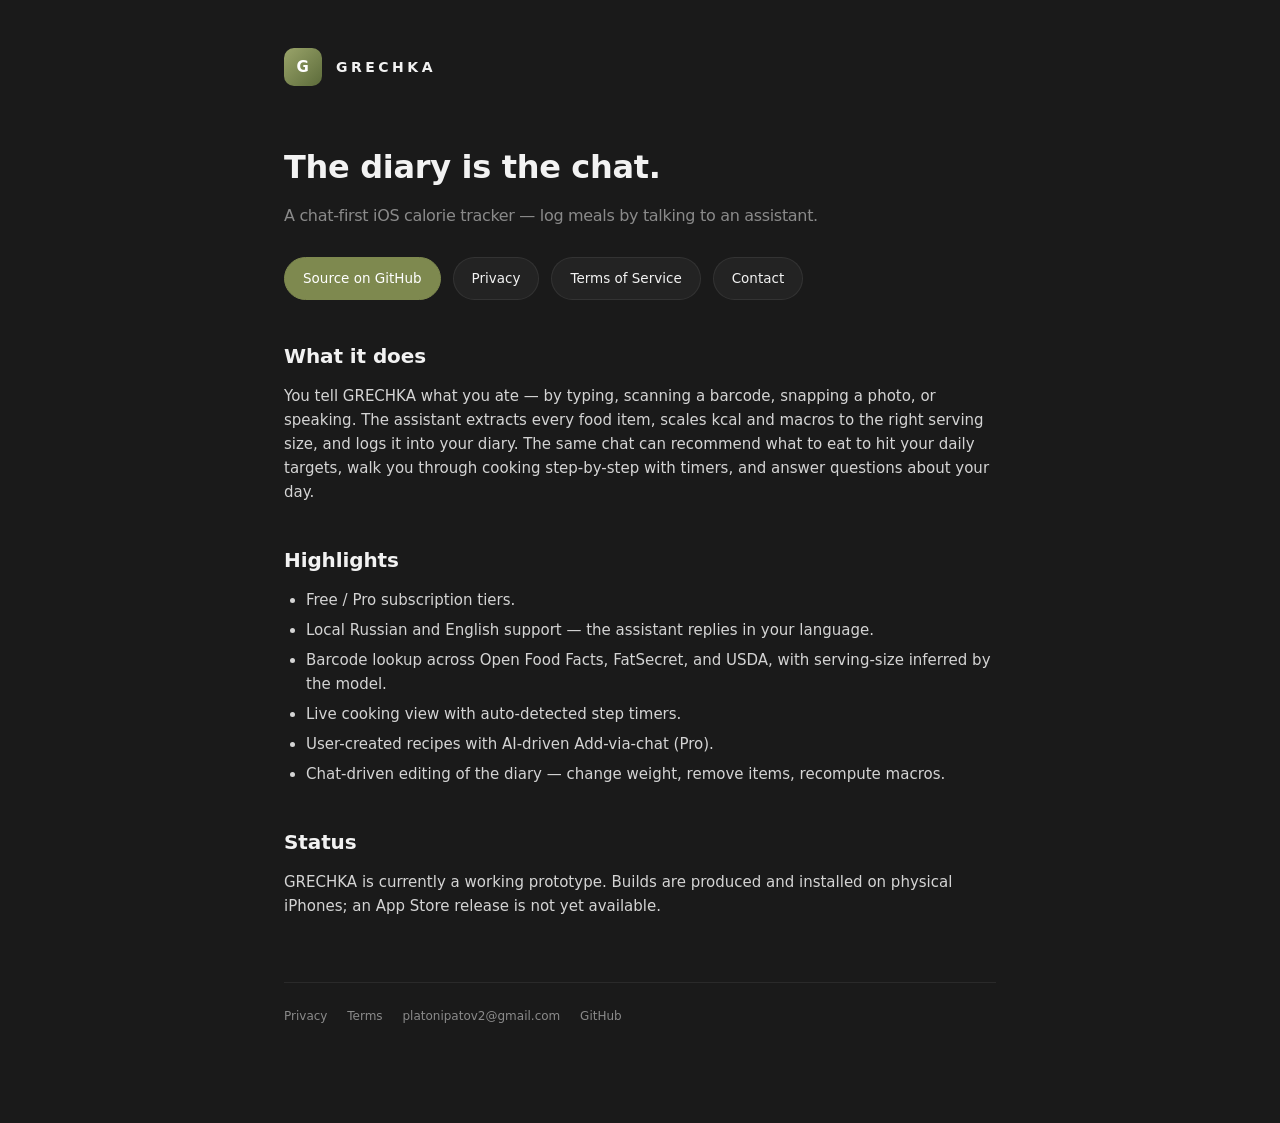
<file: docs/index.html>
<!doctype html>
<html lang="en">
<head>
  <meta charset="utf-8" />
  <meta name="viewport" content="width=device-width, initial-scale=1" />
  <title>GRECHKA — chat-first calorie tracker</title>
  <meta name="description" content="GRECHKA is a chat-first iOS calorie tracker. Log meals by talking to an assistant — supplemented by camera scan, voice, search, and recipes." />
  <link rel="stylesheet" href="style.css" />
</head>
<body>
  <div class="wrap">
    <header class="brand">
      <span class="mark">G</span>
      <span class="wordmark">GRECHKA</span>
    </header>

    <h1>
      The diary is the chat.
      <span class="tagline">A chat-first iOS calorie tracker — log meals by talking to an assistant.</span>
    </h1>

    <div class="cta-row">
      <a class="cta primary" href="https://github.com/pltkip/grechka">Source on GitHub</a>
      <a class="cta" href="privacy.html">Privacy</a>
      <a class="cta" href="terms.html">Terms of Service</a>
      <a class="cta" href="mailto:platonipatov2@gmail.com">Contact</a>
    </div>

    <h2>What it does</h2>
    <p>You tell GRECHKA what you ate — by typing, scanning a barcode, snapping a photo, or speaking. The assistant extracts every food item, scales kcal and macros to the right serving size, and logs it into your diary. The same chat can recommend what to eat to hit your daily targets, walk you through cooking step-by-step with timers, and answer questions about your day.</p>

    <h2>Highlights</h2>
    <ul>
      <li>Free / Pro subscription tiers.</li>
      <li>Local Russian and English support — the assistant replies in your language.</li>
      <li>Barcode lookup across Open Food Facts, FatSecret, and USDA, with serving-size inferred by the model.</li>
      <li>Live cooking view with auto-detected step timers.</li>
      <li>User-created recipes with AI-driven Add-via-chat (Pro).</li>
      <li>Chat-driven editing of the diary — change weight, remove items, recompute macros.</li>
    </ul>

    <h2>Status</h2>
    <p>GRECHKA is currently a working prototype. Builds are produced and installed on physical iPhones; an App Store release is not yet available.</p>

    <footer>
      <a href="privacy.html">Privacy</a>
      <a href="terms.html">Terms</a>
      <a href="mailto:platonipatov2@gmail.com">platonipatov2@gmail.com</a>
      <a href="https://github.com/pltkip/grechka">GitHub</a>
    </footer>
  </div>
</body>
</html>
</file>
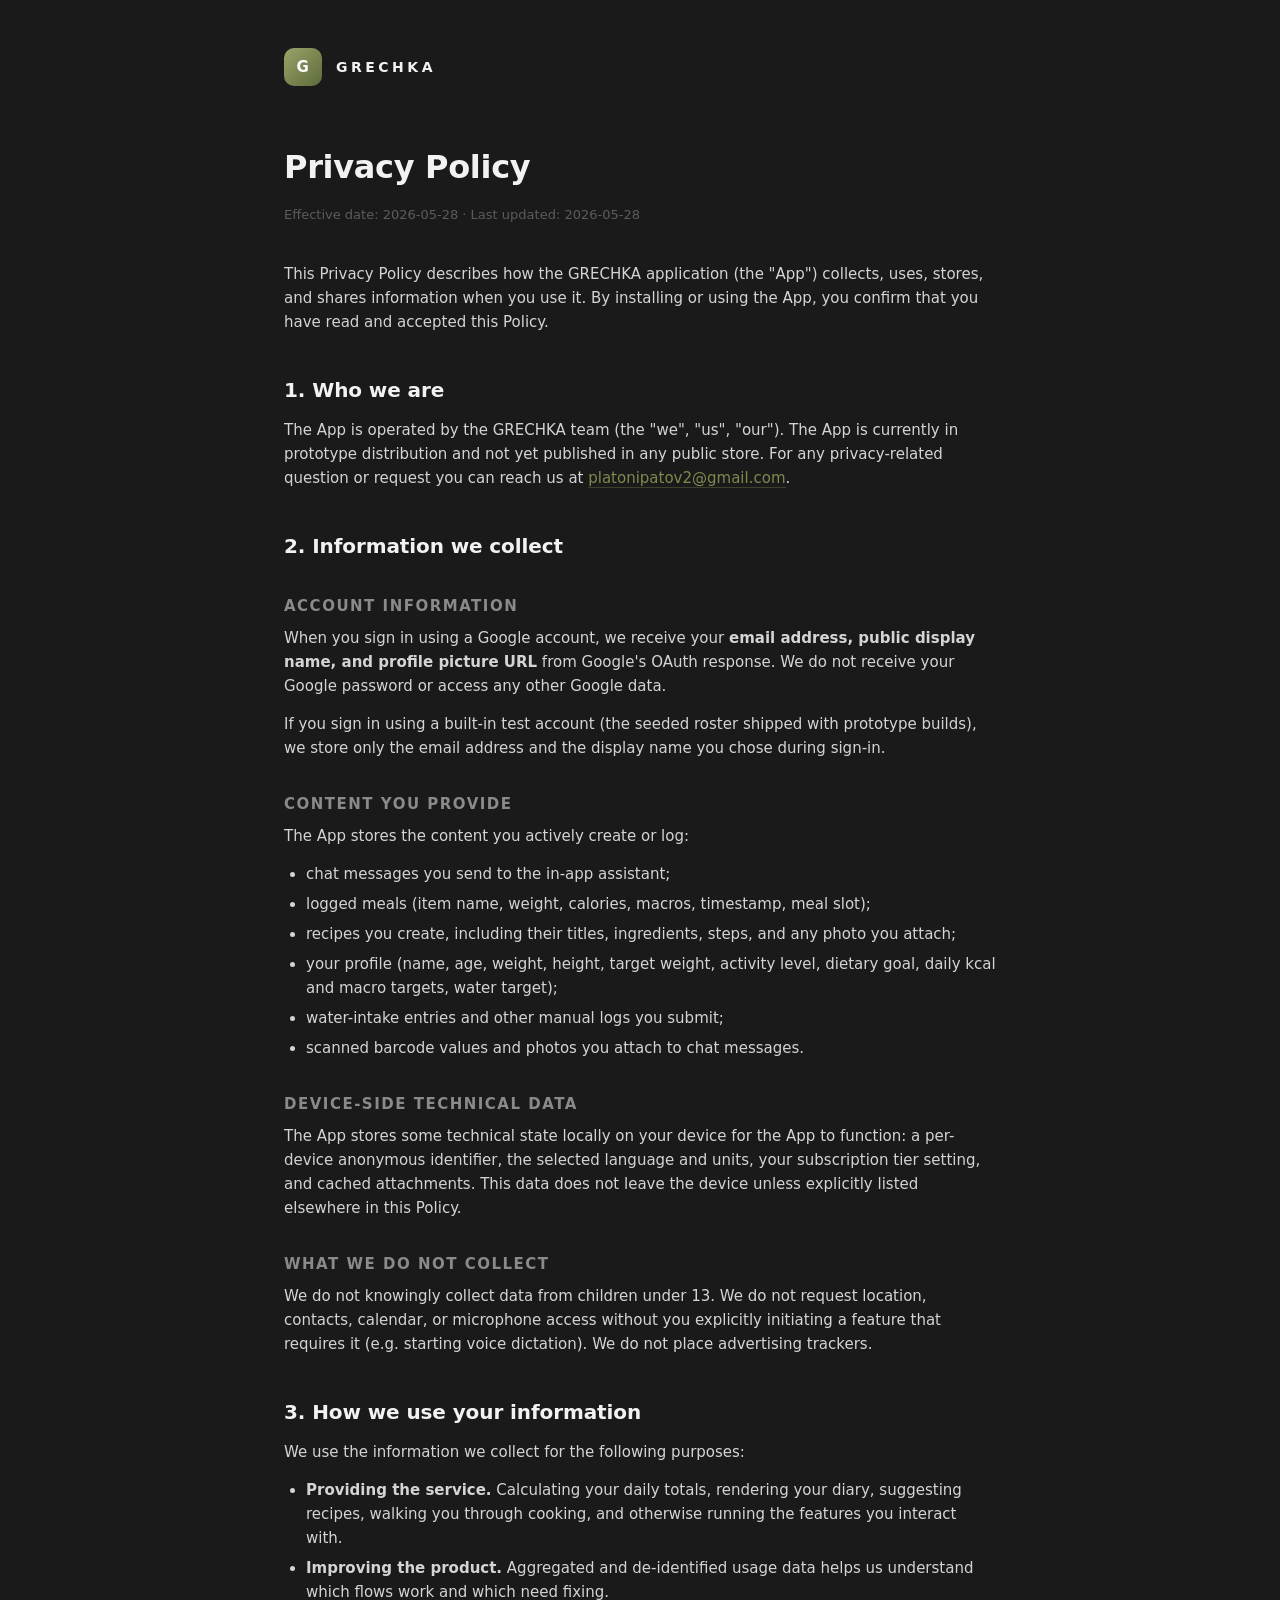
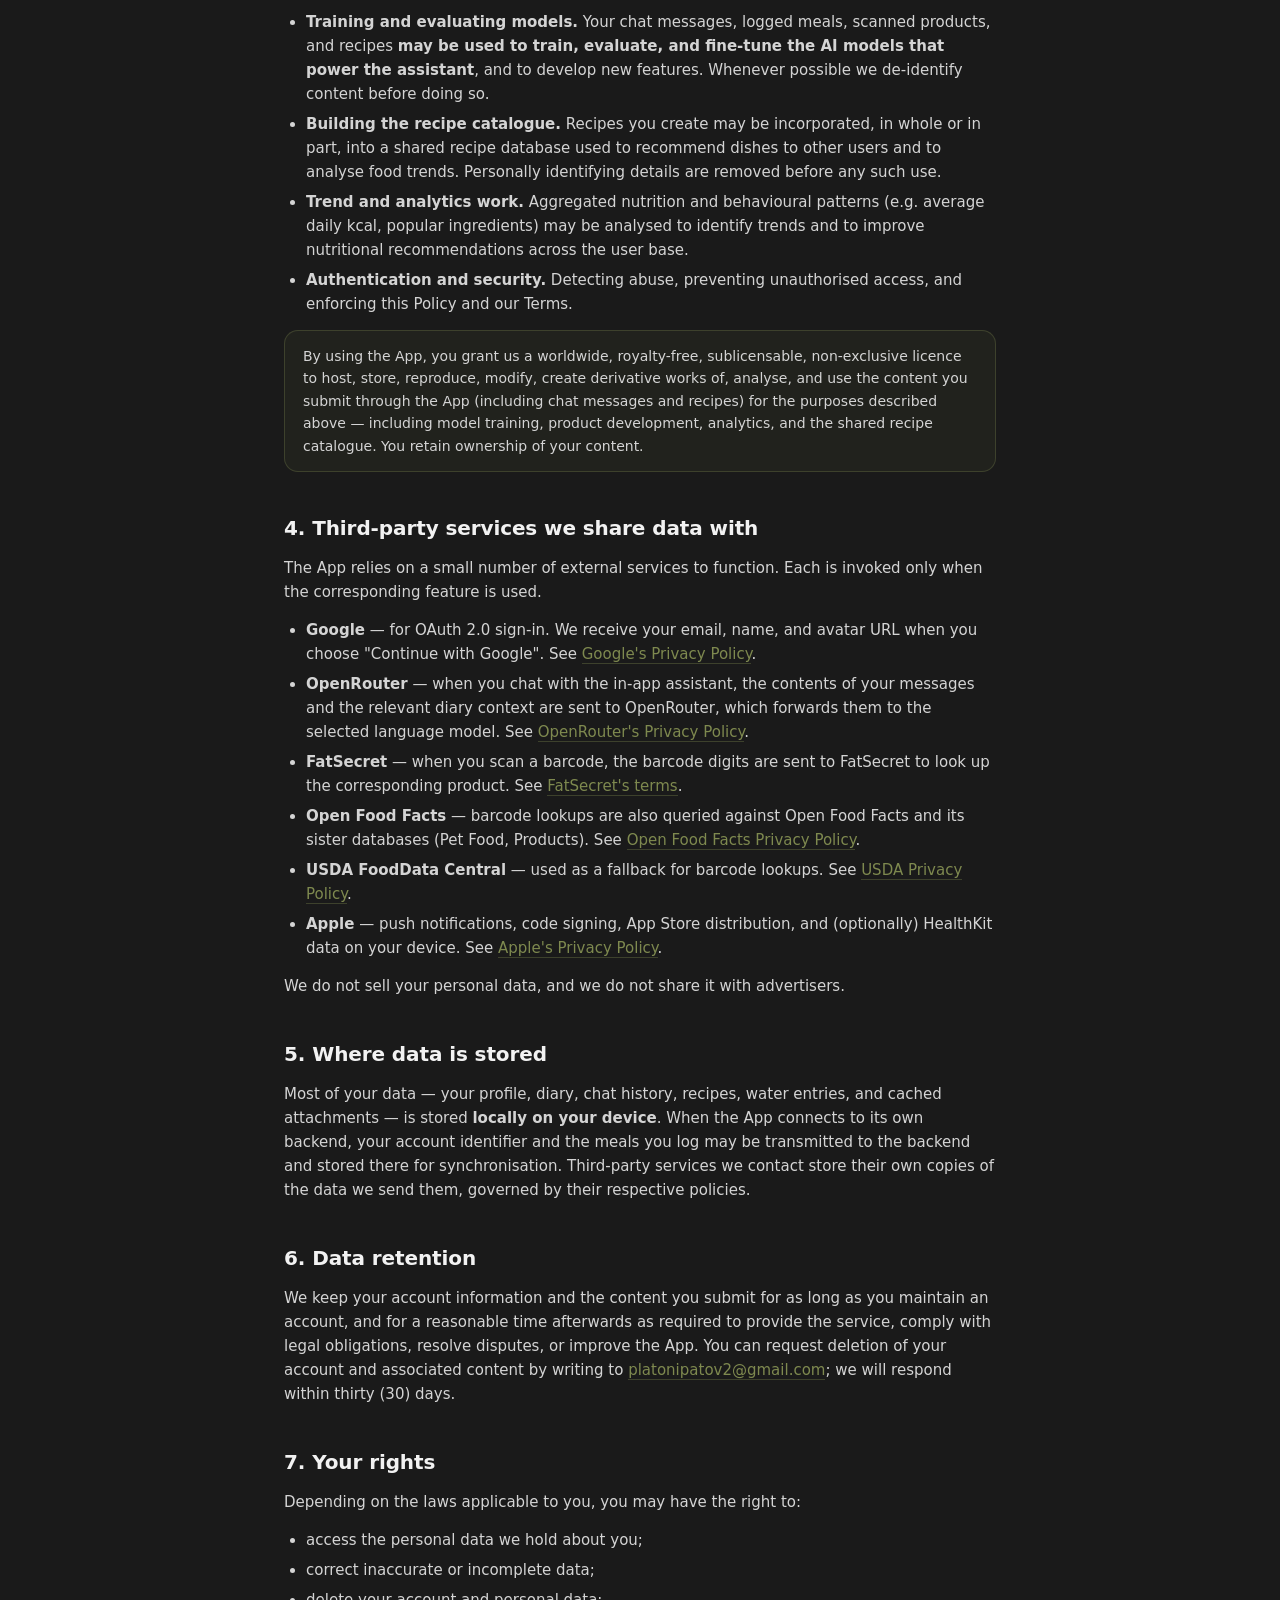
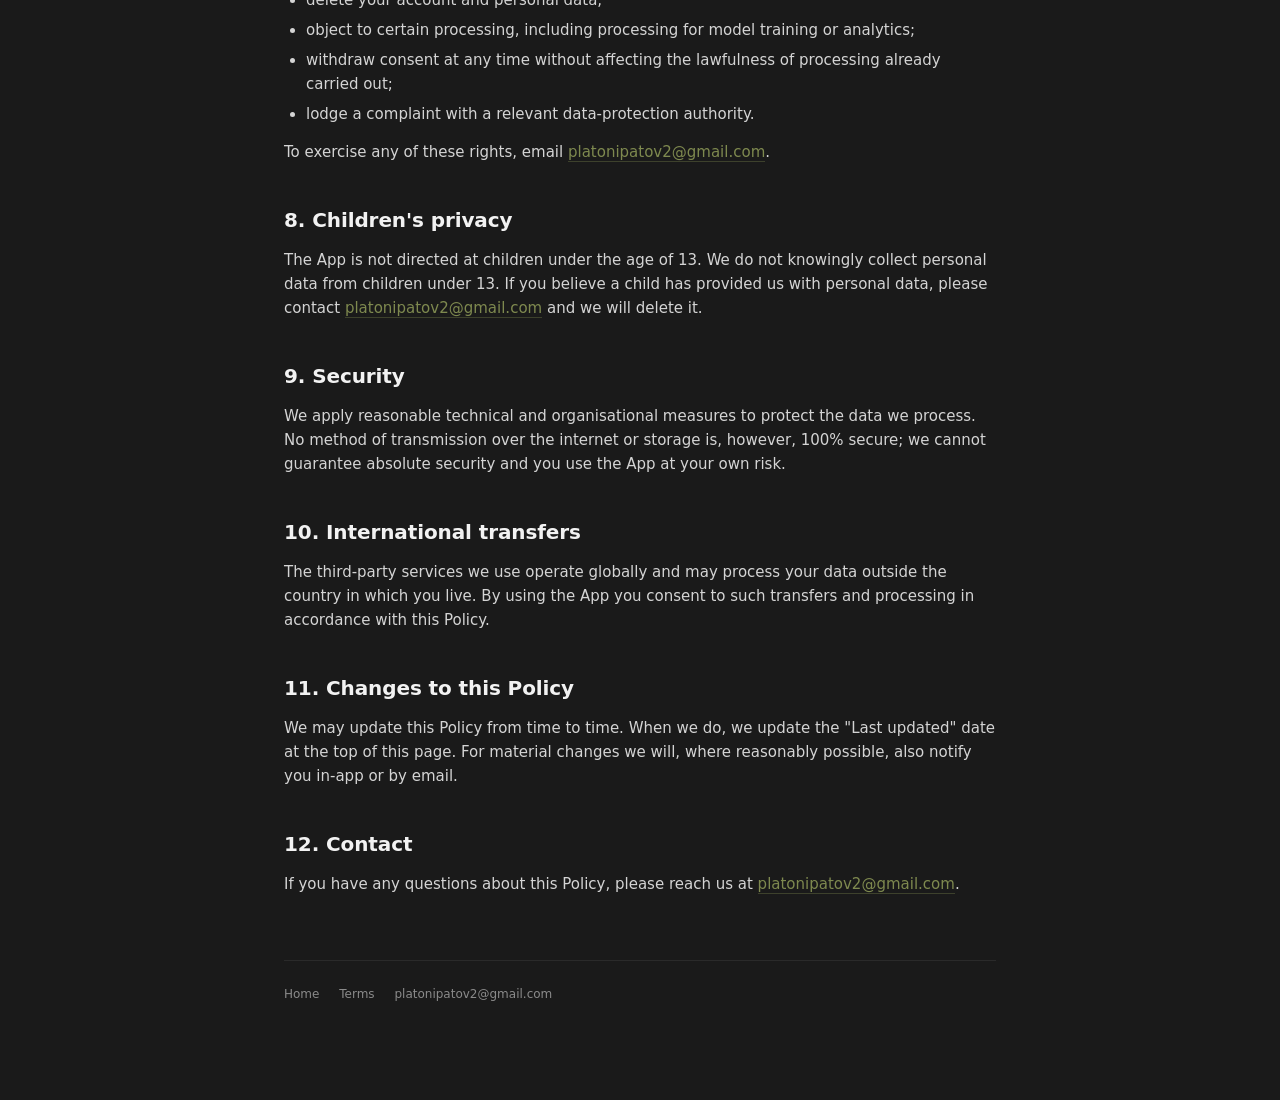
<file: docs/privacy.html>
<!doctype html>
<html lang="en">
<head>
  <meta charset="utf-8" />
  <meta name="viewport" content="width=device-width, initial-scale=1" />
  <title>Privacy Policy · GRECHKA</title>
  <link rel="stylesheet" href="style.css" />
</head>
<body>
  <div class="wrap">
    <header class="brand">
      <a href="index.html" style="display:flex;align-items:center;gap:14px;border:none;">
        <span class="mark">G</span>
        <span class="wordmark">GRECHKA</span>
      </a>
    </header>

    <h1>Privacy Policy</h1>
    <p class="meta">Effective date: 2026-05-28 · Last updated: 2026-05-28</p>

    <p>This Privacy Policy describes how the GRECHKA application (the "App") collects, uses, stores, and shares information when you use it. By installing or using the App, you confirm that you have read and accepted this Policy.</p>

    <h2>1. Who we are</h2>
    <p>The App is operated by the GRECHKA team (the "we", "us", "our"). The App is currently in prototype distribution and not yet published in any public store. For any privacy-related question or request you can reach us at <a href="mailto:platonipatov2@gmail.com">platonipatov2@gmail.com</a>.</p>

    <h2>2. Information we collect</h2>

    <h3>Account information</h3>
    <p>When you sign in using a Google account, we receive your <strong>email address, public display name, and profile picture URL</strong> from Google's OAuth response. We do not receive your Google password or access any other Google data.</p>
    <p>If you sign in using a built-in test account (the seeded roster shipped with prototype builds), we store only the email address and the display name you chose during sign-in.</p>

    <h3>Content you provide</h3>
    <p>The App stores the content you actively create or log:</p>
    <ul>
      <li>chat messages you send to the in-app assistant;</li>
      <li>logged meals (item name, weight, calories, macros, timestamp, meal slot);</li>
      <li>recipes you create, including their titles, ingredients, steps, and any photo you attach;</li>
      <li>your profile (name, age, weight, height, target weight, activity level, dietary goal, daily kcal and macro targets, water target);</li>
      <li>water-intake entries and other manual logs you submit;</li>
      <li>scanned barcode values and photos you attach to chat messages.</li>
    </ul>

    <h3>Device-side technical data</h3>
    <p>The App stores some technical state locally on your device for the App to function: a per-device anonymous identifier, the selected language and units, your subscription tier setting, and cached attachments. This data does not leave the device unless explicitly listed elsewhere in this Policy.</p>

    <h3>What we do not collect</h3>
    <p>We do not knowingly collect data from children under 13. We do not request location, contacts, calendar, or microphone access without you explicitly initiating a feature that requires it (e.g. starting voice dictation). We do not place advertising trackers.</p>

    <h2>3. How we use your information</h2>
    <p>We use the information we collect for the following purposes:</p>
    <ul>
      <li><strong>Providing the service.</strong> Calculating your daily totals, rendering your diary, suggesting recipes, walking you through cooking, and otherwise running the features you interact with.</li>
      <li><strong>Improving the product.</strong> Aggregated and de-identified usage data helps us understand which flows work and which need fixing.</li>
      <li><strong>Training and evaluating models.</strong> Your chat messages, logged meals, scanned products, and recipes <strong>may be used to train, evaluate, and fine-tune the AI models that power the assistant</strong>, and to develop new features. Whenever possible we de-identify content before doing so.</li>
      <li><strong>Building the recipe catalogue.</strong> Recipes you create may be incorporated, in whole or in part, into a shared recipe database used to recommend dishes to other users and to analyse food trends. Personally identifying details are removed before any such use.</li>
      <li><strong>Trend and analytics work.</strong> Aggregated nutrition and behavioural patterns (e.g. average daily kcal, popular ingredients) may be analysed to identify trends and to improve nutritional recommendations across the user base.</li>
      <li><strong>Authentication and security.</strong> Detecting abuse, preventing unauthorised access, and enforcing this Policy and our Terms.</li>
    </ul>

    <div class="callout">By using the App, you grant us a worldwide, royalty-free, sublicensable, non-exclusive licence to host, store, reproduce, modify, create derivative works of, analyse, and use the content you submit through the App (including chat messages and recipes) for the purposes described above — including model training, product development, analytics, and the shared recipe catalogue. You retain ownership of your content.</div>

    <h2>4. Third-party services we share data with</h2>
    <p>The App relies on a small number of external services to function. Each is invoked only when the corresponding feature is used.</p>
    <ul>
      <li><strong>Google</strong> — for OAuth 2.0 sign-in. We receive your email, name, and avatar URL when you choose "Continue with Google". See <a href="https://policies.google.com/privacy">Google's Privacy Policy</a>.</li>
      <li><strong>OpenRouter</strong> — when you chat with the in-app assistant, the contents of your messages and the relevant diary context are sent to OpenRouter, which forwards them to the selected language model. See <a href="https://openrouter.ai/privacy">OpenRouter's Privacy Policy</a>.</li>
      <li><strong>FatSecret</strong> — when you scan a barcode, the barcode digits are sent to FatSecret to look up the corresponding product. See <a href="https://platform.fatsecret.com/api/Default.aspx?screen=apivc">FatSecret's terms</a>.</li>
      <li><strong>Open Food Facts</strong> — barcode lookups are also queried against Open Food Facts and its sister databases (Pet Food, Products). See <a href="https://world.openfoodfacts.org/privacy">Open Food Facts Privacy Policy</a>.</li>
      <li><strong>USDA FoodData Central</strong> — used as a fallback for barcode lookups. See <a href="https://www.usda.gov/privacy-policy">USDA Privacy Policy</a>.</li>
      <li><strong>Apple</strong> — push notifications, code signing, App Store distribution, and (optionally) HealthKit data on your device. See <a href="https://www.apple.com/legal/privacy/">Apple's Privacy Policy</a>.</li>
    </ul>
    <p>We do not sell your personal data, and we do not share it with advertisers.</p>

    <h2>5. Where data is stored</h2>
    <p>Most of your data — your profile, diary, chat history, recipes, water entries, and cached attachments — is stored <strong>locally on your device</strong>. When the App connects to its own backend, your account identifier and the meals you log may be transmitted to the backend and stored there for synchronisation. Third-party services we contact store their own copies of the data we send them, governed by their respective policies.</p>

    <h2>6. Data retention</h2>
    <p>We keep your account information and the content you submit for as long as you maintain an account, and for a reasonable time afterwards as required to provide the service, comply with legal obligations, resolve disputes, or improve the App. You can request deletion of your account and associated content by writing to <a href="mailto:platonipatov2@gmail.com">platonipatov2@gmail.com</a>; we will respond within thirty (30) days.</p>

    <h2>7. Your rights</h2>
    <p>Depending on the laws applicable to you, you may have the right to:</p>
    <ul>
      <li>access the personal data we hold about you;</li>
      <li>correct inaccurate or incomplete data;</li>
      <li>delete your account and personal data;</li>
      <li>object to certain processing, including processing for model training or analytics;</li>
      <li>withdraw consent at any time without affecting the lawfulness of processing already carried out;</li>
      <li>lodge a complaint with a relevant data-protection authority.</li>
    </ul>
    <p>To exercise any of these rights, email <a href="mailto:platonipatov2@gmail.com">platonipatov2@gmail.com</a>.</p>

    <h2>8. Children's privacy</h2>
    <p>The App is not directed at children under the age of 13. We do not knowingly collect personal data from children under 13. If you believe a child has provided us with personal data, please contact <a href="mailto:platonipatov2@gmail.com">platonipatov2@gmail.com</a> and we will delete it.</p>

    <h2>9. Security</h2>
    <p>We apply reasonable technical and organisational measures to protect the data we process. No method of transmission over the internet or storage is, however, 100% secure; we cannot guarantee absolute security and you use the App at your own risk.</p>

    <h2>10. International transfers</h2>
    <p>The third-party services we use operate globally and may process your data outside the country in which you live. By using the App you consent to such transfers and processing in accordance with this Policy.</p>

    <h2>11. Changes to this Policy</h2>
    <p>We may update this Policy from time to time. When we do, we update the "Last updated" date at the top of this page. For material changes we will, where reasonably possible, also notify you in-app or by email.</p>

    <h2>12. Contact</h2>
    <p>If you have any questions about this Policy, please reach us at <a href="mailto:platonipatov2@gmail.com">platonipatov2@gmail.com</a>.</p>

    <footer>
      <a href="index.html">Home</a>
      <a href="terms.html">Terms</a>
      <a href="mailto:platonipatov2@gmail.com">platonipatov2@gmail.com</a>
    </footer>
  </div>
</body>
</html>
</file>
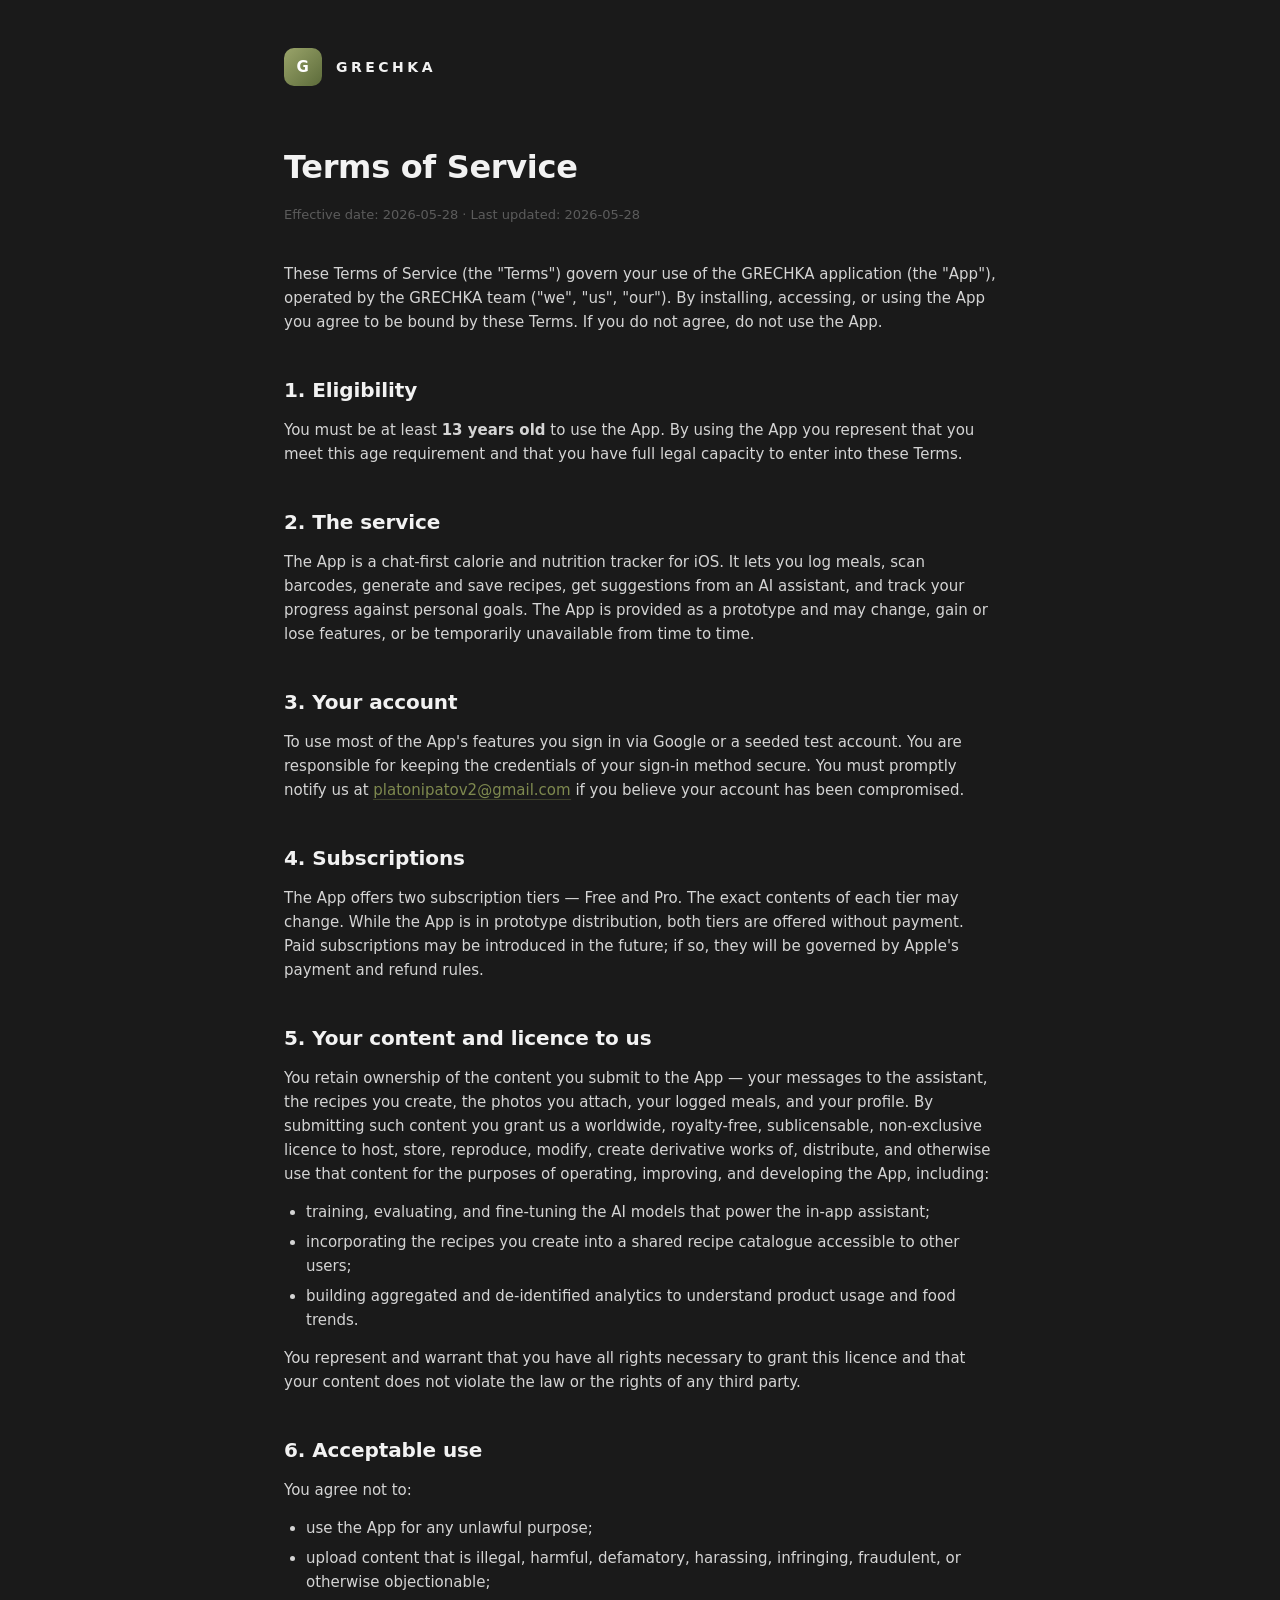
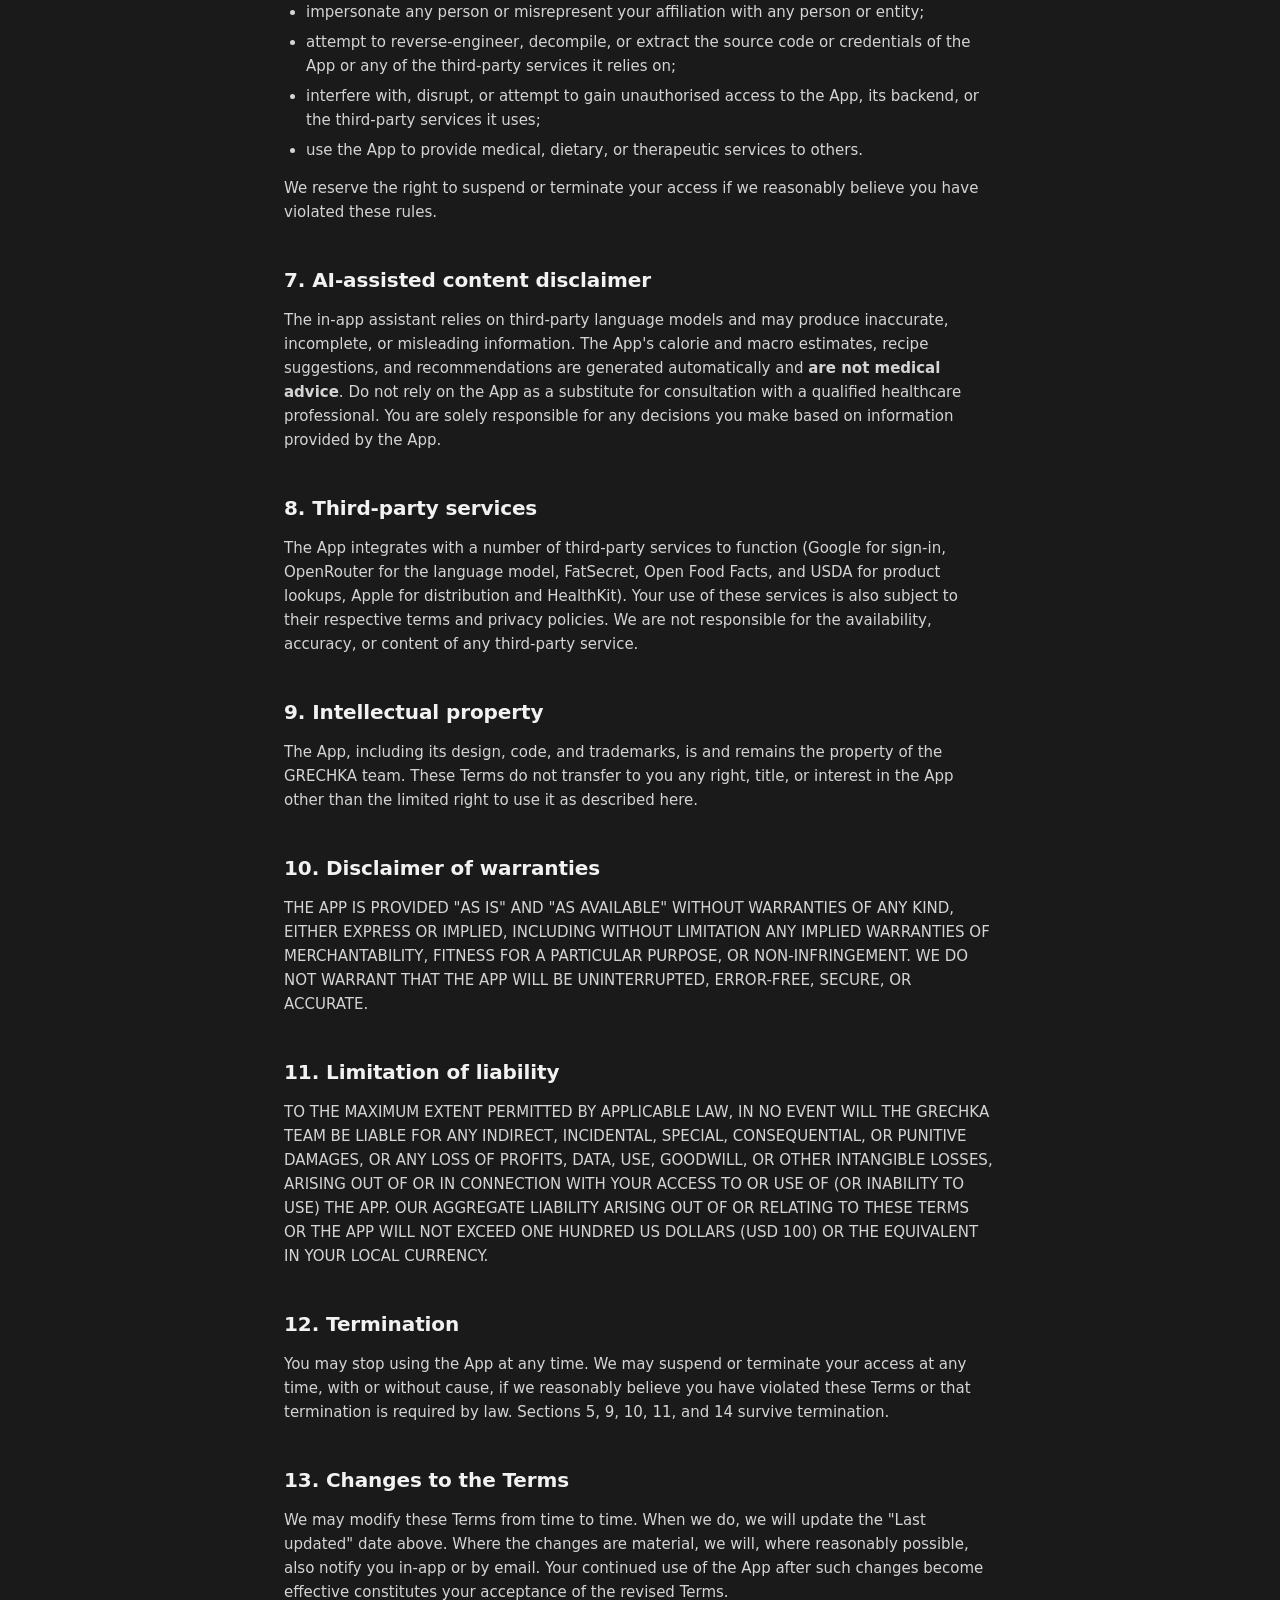
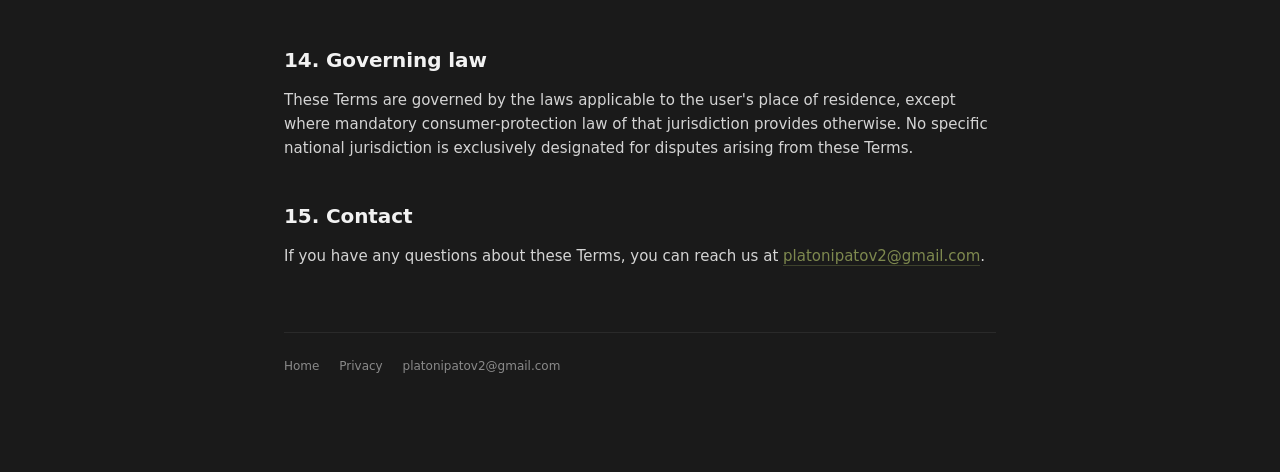
<file: docs/terms.html>
<!doctype html>
<html lang="en">
<head>
  <meta charset="utf-8" />
  <meta name="viewport" content="width=device-width, initial-scale=1" />
  <title>Terms of Service · GRECHKA</title>
  <link rel="stylesheet" href="style.css" />
</head>
<body>
  <div class="wrap">
    <header class="brand">
      <a href="index.html" style="display:flex;align-items:center;gap:14px;border:none;">
        <span class="mark">G</span>
        <span class="wordmark">GRECHKA</span>
      </a>
    </header>

    <h1>Terms of Service</h1>
    <p class="meta">Effective date: 2026-05-28 · Last updated: 2026-05-28</p>

    <p>These Terms of Service (the "Terms") govern your use of the GRECHKA application (the "App"), operated by the GRECHKA team ("we", "us", "our"). By installing, accessing, or using the App you agree to be bound by these Terms. If you do not agree, do not use the App.</p>

    <h2>1. Eligibility</h2>
    <p>You must be at least <strong>13 years old</strong> to use the App. By using the App you represent that you meet this age requirement and that you have full legal capacity to enter into these Terms.</p>

    <h2>2. The service</h2>
    <p>The App is a chat-first calorie and nutrition tracker for iOS. It lets you log meals, scan barcodes, generate and save recipes, get suggestions from an AI assistant, and track your progress against personal goals. The App is provided as a prototype and may change, gain or lose features, or be temporarily unavailable from time to time.</p>

    <h2>3. Your account</h2>
    <p>To use most of the App's features you sign in via Google or a seeded test account. You are responsible for keeping the credentials of your sign-in method secure. You must promptly notify us at <a href="mailto:platonipatov2@gmail.com">platonipatov2@gmail.com</a> if you believe your account has been compromised.</p>

    <h2>4. Subscriptions</h2>
    <p>The App offers two subscription tiers — Free and Pro. The exact contents of each tier may change. While the App is in prototype distribution, both tiers are offered without payment. Paid subscriptions may be introduced in the future; if so, they will be governed by Apple's payment and refund rules.</p>

    <h2>5. Your content and licence to us</h2>
    <p>You retain ownership of the content you submit to the App — your messages to the assistant, the recipes you create, the photos you attach, your logged meals, and your profile. By submitting such content you grant us a worldwide, royalty-free, sublicensable, non-exclusive licence to host, store, reproduce, modify, create derivative works of, distribute, and otherwise use that content for the purposes of operating, improving, and developing the App, including:</p>
    <ul>
      <li>training, evaluating, and fine-tuning the AI models that power the in-app assistant;</li>
      <li>incorporating the recipes you create into a shared recipe catalogue accessible to other users;</li>
      <li>building aggregated and de-identified analytics to understand product usage and food trends.</li>
    </ul>
    <p>You represent and warrant that you have all rights necessary to grant this licence and that your content does not violate the law or the rights of any third party.</p>

    <h2>6. Acceptable use</h2>
    <p>You agree not to:</p>
    <ul>
      <li>use the App for any unlawful purpose;</li>
      <li>upload content that is illegal, harmful, defamatory, harassing, infringing, fraudulent, or otherwise objectionable;</li>
      <li>impersonate any person or misrepresent your affiliation with any person or entity;</li>
      <li>attempt to reverse-engineer, decompile, or extract the source code or credentials of the App or any of the third-party services it relies on;</li>
      <li>interfere with, disrupt, or attempt to gain unauthorised access to the App, its backend, or the third-party services it uses;</li>
      <li>use the App to provide medical, dietary, or therapeutic services to others.</li>
    </ul>
    <p>We reserve the right to suspend or terminate your access if we reasonably believe you have violated these rules.</p>

    <h2>7. AI-assisted content disclaimer</h2>
    <p>The in-app assistant relies on third-party language models and may produce inaccurate, incomplete, or misleading information. The App's calorie and macro estimates, recipe suggestions, and recommendations are generated automatically and <strong>are not medical advice</strong>. Do not rely on the App as a substitute for consultation with a qualified healthcare professional. You are solely responsible for any decisions you make based on information provided by the App.</p>

    <h2>8. Third-party services</h2>
    <p>The App integrates with a number of third-party services to function (Google for sign-in, OpenRouter for the language model, FatSecret, Open Food Facts, and USDA for product lookups, Apple for distribution and HealthKit). Your use of these services is also subject to their respective terms and privacy policies. We are not responsible for the availability, accuracy, or content of any third-party service.</p>

    <h2>9. Intellectual property</h2>
    <p>The App, including its design, code, and trademarks, is and remains the property of the GRECHKA team. These Terms do not transfer to you any right, title, or interest in the App other than the limited right to use it as described here.</p>

    <h2>10. Disclaimer of warranties</h2>
    <p>THE APP IS PROVIDED "AS IS" AND "AS AVAILABLE" WITHOUT WARRANTIES OF ANY KIND, EITHER EXPRESS OR IMPLIED, INCLUDING WITHOUT LIMITATION ANY IMPLIED WARRANTIES OF MERCHANTABILITY, FITNESS FOR A PARTICULAR PURPOSE, OR NON-INFRINGEMENT. WE DO NOT WARRANT THAT THE APP WILL BE UNINTERRUPTED, ERROR-FREE, SECURE, OR ACCURATE.</p>

    <h2>11. Limitation of liability</h2>
    <p>TO THE MAXIMUM EXTENT PERMITTED BY APPLICABLE LAW, IN NO EVENT WILL THE GRECHKA TEAM BE LIABLE FOR ANY INDIRECT, INCIDENTAL, SPECIAL, CONSEQUENTIAL, OR PUNITIVE DAMAGES, OR ANY LOSS OF PROFITS, DATA, USE, GOODWILL, OR OTHER INTANGIBLE LOSSES, ARISING OUT OF OR IN CONNECTION WITH YOUR ACCESS TO OR USE OF (OR INABILITY TO USE) THE APP. OUR AGGREGATE LIABILITY ARISING OUT OF OR RELATING TO THESE TERMS OR THE APP WILL NOT EXCEED ONE HUNDRED US DOLLARS (USD 100) OR THE EQUIVALENT IN YOUR LOCAL CURRENCY.</p>

    <h2>12. Termination</h2>
    <p>You may stop using the App at any time. We may suspend or terminate your access at any time, with or without cause, if we reasonably believe you have violated these Terms or that termination is required by law. Sections 5, 9, 10, 11, and 14 survive termination.</p>

    <h2>13. Changes to the Terms</h2>
    <p>We may modify these Terms from time to time. When we do, we will update the "Last updated" date above. Where the changes are material, we will, where reasonably possible, also notify you in-app or by email. Your continued use of the App after such changes become effective constitutes your acceptance of the revised Terms.</p>

    <h2>14. Governing law</h2>
    <p>These Terms are governed by the laws applicable to the user's place of residence, except where mandatory consumer-protection law of that jurisdiction provides otherwise. No specific national jurisdiction is exclusively designated for disputes arising from these Terms.</p>

    <h2>15. Contact</h2>
    <p>If you have any questions about these Terms, you can reach us at <a href="mailto:platonipatov2@gmail.com">platonipatov2@gmail.com</a>.</p>

    <footer>
      <a href="index.html">Home</a>
      <a href="privacy.html">Privacy</a>
      <a href="mailto:platonipatov2@gmail.com">platonipatov2@gmail.com</a>
    </footer>
  </div>
</body>
</html>
</file>
<file: docs/style.css>
:root {
  --bg: #1A1A1A;
  --surface: #232323;
  --surface-2: #2A2A2A;
  --text: #F2F2F2;
  --text-2: #D4D4D4;
  --muted: #8A8A8A;
  --faint: #5C5C5C;
  --accent: #7E894F;
  --hairline: rgba(255, 255, 255, 0.07);
  --radius: 14px;
}

* {
  box-sizing: border-box;
}

html, body {
  margin: 0;
  padding: 0;
  background: var(--bg);
  color: var(--text);
  font-family: -apple-system, BlinkMacSystemFont, "Segoe UI", system-ui, sans-serif;
  font-size: 15px;
  line-height: 1.6;
  -webkit-font-smoothing: antialiased;
}

.wrap {
  max-width: 760px;
  margin: 0 auto;
  padding: 48px 24px 96px;
}

header.brand {
  display: flex;
  align-items: center;
  gap: 14px;
  margin-bottom: 56px;
}

header.brand .mark {
  width: 38px;
  height: 38px;
  border-radius: 10px;
  background: linear-gradient(135deg, #9aa46a, #5c6b3a);
  display: inline-flex;
  align-items: center;
  justify-content: center;
  font-weight: 700;
  color: #fff;
  letter-spacing: 0.05em;
}

header.brand .wordmark {
  font-size: 14px;
  font-weight: 700;
  letter-spacing: 0.25em;
  color: var(--text);
}

h1 {
  font-size: 32px;
  font-weight: 700;
  margin: 0 0 12px;
  letter-spacing: -0.01em;
}

h1 .tagline {
  display: block;
  font-size: 16px;
  font-weight: 400;
  color: var(--muted);
  margin-top: 10px;
}

h2 {
  font-size: 20px;
  font-weight: 600;
  margin: 40px 0 12px;
  letter-spacing: -0.005em;
}

h3 {
  font-size: 15px;
  font-weight: 600;
  text-transform: uppercase;
  letter-spacing: 0.1em;
  color: var(--muted);
  margin: 32px 0 8px;
}

p {
  color: var(--text-2);
  margin: 0 0 14px;
}

a {
  color: var(--accent);
  text-decoration: none;
  border-bottom: 1px solid rgba(126, 137, 79, 0.35);
}

a:hover {
  border-bottom-color: var(--accent);
}

ul, ol {
  color: var(--text-2);
  padding-left: 22px;
  margin: 0 0 14px;
}

li {
  margin-bottom: 6px;
}

.meta {
  color: var(--faint);
  font-size: 13px;
  margin-bottom: 36px;
}

.card {
  background: var(--surface);
  border-radius: var(--radius);
  padding: 22px 24px;
  margin: 18px 0;
  border: 1px solid var(--hairline);
}

.callout {
  background: rgba(126, 137, 79, 0.08);
  border: 1px solid rgba(126, 137, 79, 0.3);
  border-radius: var(--radius);
  padding: 14px 18px;
  font-size: 14px;
  color: var(--text-2);
}

.cta-row {
  display: flex;
  gap: 12px;
  flex-wrap: wrap;
  margin: 28px 0 8px;
}

.cta {
  display: inline-flex;
  align-items: center;
  padding: 10px 18px;
  border-radius: 999px;
  border: 1px solid var(--hairline);
  background: var(--surface);
  color: var(--text);
  font-size: 13.5px;
  font-weight: 500;
}

.cta.primary {
  background: var(--accent);
  border-color: var(--accent);
  color: #fff;
}

footer {
  margin-top: 64px;
  padding-top: 24px;
  border-top: 1px solid var(--hairline);
  font-size: 12px;
  color: var(--faint);
}

footer a {
  color: var(--muted);
  border-bottom: none;
  margin-right: 16px;
}

code {
  background: var(--surface-2);
  padding: 1px 6px;
  border-radius: 4px;
  font-size: 13px;
  font-family: ui-monospace, Menlo, monospace;
}
</file>
